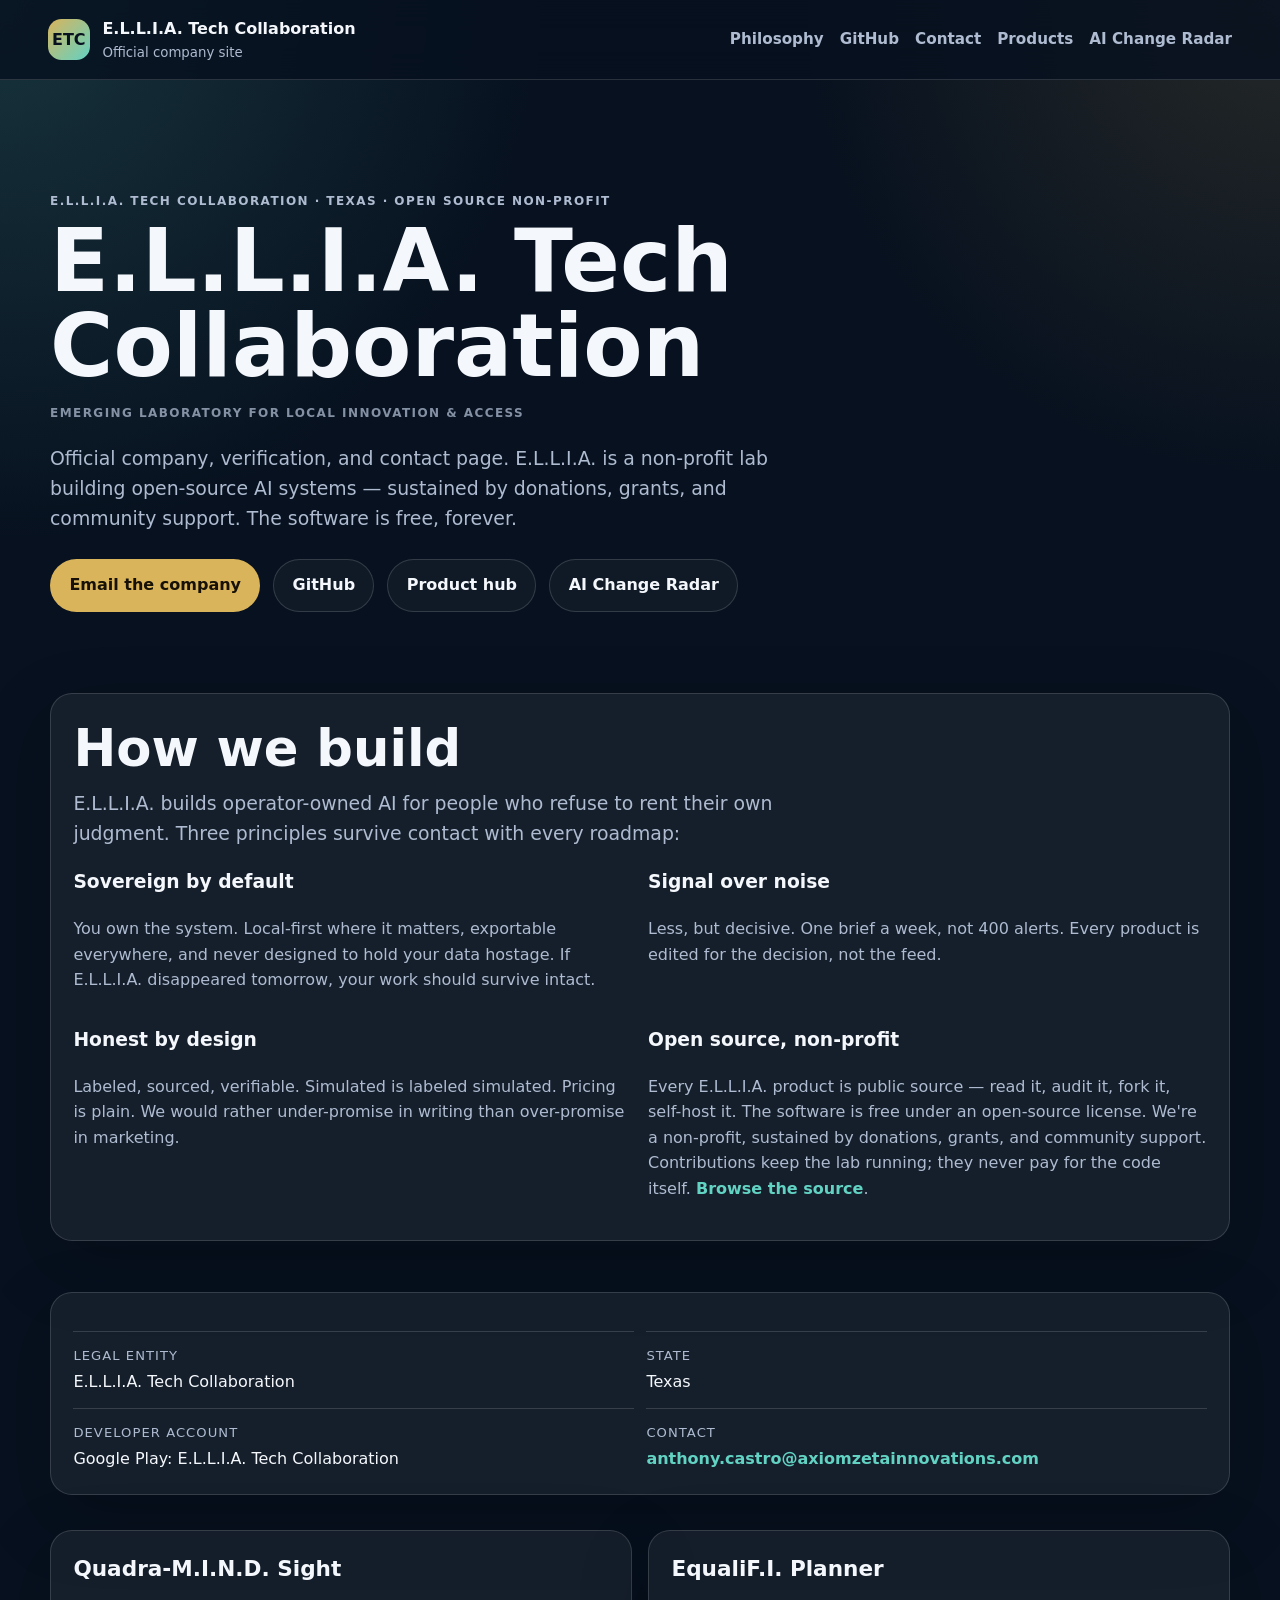
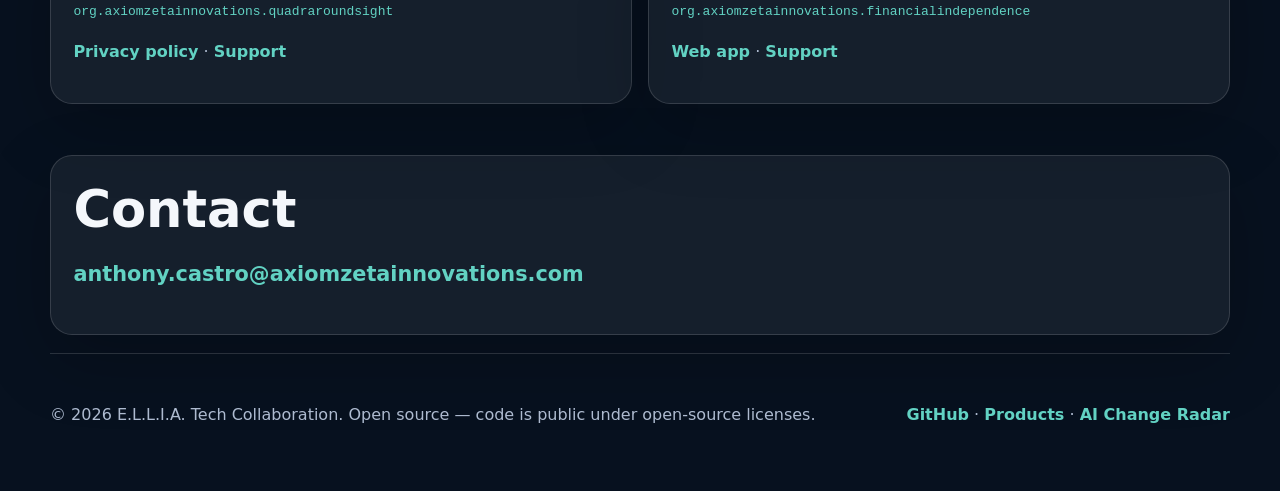
<file: index.html>
<!doctype html>
<html lang="en">
<head>
  <meta charset="utf-8" />
  <meta name="viewport" content="width=device-width, initial-scale=1" />
  <title>E.L.L.I.A. Tech Collaboration</title>
  <meta name="description" content="Official company and contact page for E.L.L.I.A. Tech Collaboration." />
  <link rel="canonical" href="https://axiom-zeta-innovations-llc-site.vercel.app/" />
  <link rel="stylesheet" href="styles.css" />
</head>
<body>
  <header class="site-header">
    <a class="brand" href="#top" aria-label="E.L.L.I.A. Tech Collaboration home">
      <span class="brand-mark">ETC</span>
      <span>
        <strong>E.L.L.I.A. Tech Collaboration</strong>
        <small>Official company site</small>
      </span>
    </a>
    <nav aria-label="Primary">
      <a href="#philosophy">Philosophy</a>
      <a href="https://github.com/E-L-L-I-A-Tech-Collaboration">GitHub</a>
      <a href="#contact">Contact</a>
      <a href="https://elliatechcollab.com">Products</a>
      <a href="https://www.aichangeradar.com">AI Change Radar</a>
    </nav>
  </header>

  <main id="top">
    <section class="hero">
      <p class="eyebrow">E.L.L.I.A. Tech Collaboration · Texas · Open source non-profit</p>
      <h1>E.L.L.I.A. Tech Collaboration</h1>
      <p class="eyebrow" style="margin-top:8px;opacity:.75">Emerging Laboratory for Local Innovation &amp; Access</p>
      <p class="lede">Official company, verification, and contact page. E.L.L.I.A. is a non-profit lab building open-source AI systems — sustained by donations, grants, and community support. The software is free, forever.</p>
      <div class="actions">
        <a class="button primary" href="mailto:anthony.castro@axiomzetainnovations.com">Email the company</a>
        <a class="button ghost" href="https://github.com/E-L-L-I-A-Tech-Collaboration">GitHub</a>
        <a class="button ghost" href="https://elliatechcollab.com">Product hub</a>
        <a class="button ghost" href="https://www.aichangeradar.com">AI Change Radar</a>
      </div>
    </section>

    <section id="philosophy" class="section compact" aria-label="Business philosophy">
      <div class="card wide">
        <h2>How we build</h2>
        <p class="lede" style="margin-top:0">E.L.L.I.A. builds operator-owned AI for people who refuse to rent their own judgment. Three principles survive contact with every roadmap:</p>
        <div class="grid two" style="margin-top:18px">
          <article>
            <h3>Sovereign by default</h3>
            <p>You own the system. Local-first where it matters, exportable everywhere, and never designed to hold your data hostage. If E.L.L.I.A. disappeared tomorrow, your work should survive intact.</p>
          </article>
          <article>
            <h3>Signal over noise</h3>
            <p>Less, but decisive. One brief a week, not 400 alerts. Every product is edited for the decision, not the feed.</p>
          </article>
          <article>
            <h3>Honest by design</h3>
            <p>Labeled, sourced, verifiable. Simulated is labeled simulated. Pricing is plain. We would rather under-promise in writing than over-promise in marketing.</p>
          </article>
          <article>
            <h3>Open source, non-profit</h3>
            <p>Every E.L.L.I.A. product is public source — read it, audit it, fork it, self-host it. The software is free under an open-source license. We're a non-profit, sustained by donations, grants, and community support. Contributions keep the lab running; they never pay for the code itself. <a href="https://github.com/E-L-L-I-A-Tech-Collaboration">Browse the source</a>.</p>
          </article>
        </div>
      </div>
    </section>

    <section class="section compact" aria-label="Company facts">
      <div class="card wide facts-card">
        <dl class="facts">
          <div><dt>Legal entity</dt><dd>E.L.L.I.A. Tech Collaboration</dd></div>
          <div><dt>State</dt><dd>Texas</dd></div>
          <div><dt>Developer account</dt><dd>Google Play: E.L.L.I.A. Tech Collaboration</dd></div>
          <div><dt>Contact</dt><dd><a href="mailto:anthony.castro@axiomzetainnovations.com">anthony.castro@axiomzetainnovations.com</a></dd></div>
        </dl>
      </div>
    </section>

    <section class="section compact" aria-label="App support">
      <div class="grid two">
        <article class="card support-card">
          <h2>Quadra-M.I.N.D. Sight</h2>
          <p><code>org.axiomzetainnovations.quadraroundsight</code></p>
          <p><a href="https://quadra-mind-sight.onrender.com/privacy.html">Privacy policy</a> · <a href="mailto:anthony.castro@axiomzetainnovations.com">Support</a></p>
        </article>
        <article class="card support-card">
          <h2>EqualiF.I. Planner</h2>
          <p><code>org.axiomzetainnovations.financialindependence</code></p>
          <p><a href="https://equalifi-planner.vercel.app">Web app</a> · <a href="mailto:anthony.castro@axiomzetainnovations.com">Support</a></p>
        </article>
      </div>
    </section>

    <section id="contact" class="section compact">
      <div class="card wide contact-card">
        <h2>Contact</h2>
        <p class="contact-line"><a href="mailto:anthony.castro@axiomzetainnovations.com">anthony.castro@axiomzetainnovations.com</a></p>
      </div>
    </section>
  </main>

  <footer>
    <p>© <span id="year">2026</span> E.L.L.I.A. Tech Collaboration. Open source — code is public under open-source licenses.</p>
    <p><a href="https://github.com/E-L-L-I-A-Tech-Collaboration">GitHub</a> · <a href="https://axiom-zeta-innovations.vercel.app">Products</a> · <a href="https://www.aichangeradar.com">AI Change Radar</a></p>
  </footer>
  <script>document.getElementById('year').textContent = new Date().getFullYear();</script>
</body>
</html>
</file>
<file: styles.css>
:root {
  color-scheme: dark;
  --bg: #07111f;
  --panel: rgba(255, 255, 255, 0.06);
  --panel-strong: rgba(255, 255, 255, 0.09);
  --text: #f4f7fb;
  --muted: #aebbd0;
  --line: rgba(255, 255, 255, 0.14);
  --gold: #d9b45b;
  --teal: #62d2c3;
  --radius: 22px;
}

* { box-sizing: border-box; }

body {
  margin: 0;
  font-family: Inter, ui-sans-serif, system-ui, -apple-system, BlinkMacSystemFont, "Segoe UI", sans-serif;
  background:
    radial-gradient(circle at top left, rgba(98, 210, 195, 0.18), transparent 34rem),
    radial-gradient(circle at top right, rgba(217, 180, 91, 0.14), transparent 30rem),
    var(--bg);
  color: var(--text);
  line-height: 1.6;
}

a { color: var(--teal); text-decoration: none; font-weight: 650; }
a:hover { text-decoration: underline; }

.site-header {
  position: sticky;
  top: 0;
  z-index: 10;
  display: flex;
  align-items: center;
  justify-content: space-between;
  gap: 1rem;
  padding: 1rem clamp(1rem, 4vw, 3rem);
  background: rgba(7, 17, 31, 0.82);
  backdrop-filter: blur(16px);
  border-bottom: 1px solid var(--line);
}

.brand { display: flex; align-items: center; gap: 0.8rem; color: var(--text); }
.brand:hover { text-decoration: none; }
.brand-mark {
  display: grid;
  place-items: center;
  width: 2.6rem;
  height: 2.6rem;
  border-radius: 0.85rem;
  background: linear-gradient(135deg, var(--gold), var(--teal));
  color: #07111f;
  font-weight: 900;
}
.brand small { display: block; color: var(--muted); font-weight: 500; }

nav { display: flex; flex-wrap: wrap; gap: 1rem; }
nav a { color: var(--muted); font-size: 0.95rem; }
nav a:hover { color: var(--text); }

main { width: min(1180px, calc(100% - 2rem)); margin: 0 auto; }

.hero { padding: clamp(4rem, 9vw, 7rem) 0 3rem; max-width: 880px; }
.eyebrow, .kicker {
  letter-spacing: 0.14em;
  text-transform: uppercase;
  color: var(--gold);
  font-size: 0.78rem;
  font-weight: 800;
}
h1 { font-size: clamp(2.6rem, 7vw, 5.4rem); line-height: 0.98; margin: 0.4rem 0 1rem; }
h2 { font-size: clamp(2rem, 4vw, 3.2rem); line-height: 1.05; margin: 0.3rem 0 0.8rem; }
h3 { margin-top: 0; }
.lede { color: var(--muted); font-size: 1.18rem; max-width: 760px; }

.actions { display: flex; flex-wrap: wrap; gap: 0.8rem; margin-top: 1.6rem; }
.button {
  display: inline-flex;
  align-items: center;
  border-radius: 999px;
  padding: 0.8rem 1.15rem;
  border: 1px solid var(--line);
  color: var(--text);
}
.button.primary { background: var(--gold); color: #161006; border-color: transparent; }
.button.ghost { background: rgba(255,255,255,0.04); }

.section { padding: 3.5rem 0; }
.section.compact { padding: 1.1rem 0; }
.facts-card { margin-top: 0; }
.support-card h2 { font-size: 1.35rem; margin-bottom: 0.4rem; }
.support-card code { color: var(--teal); overflow-wrap: anywhere; }
.section.alt .card { background: var(--panel-strong); }
.section-head { max-width: 780px; margin-bottom: 1.4rem; }
.section-head p { color: var(--muted); }

.grid { display: grid; gap: 1rem; }
.grid.three { grid-template-columns: repeat(3, minmax(0, 1fr)); }
.grid.two { grid-template-columns: repeat(2, minmax(0, 1fr)); }

.card {
  background: var(--panel);
  border: 1px solid var(--line);
  border-radius: var(--radius);
  padding: 1.4rem;
  box-shadow: 0 24px 70px rgba(0, 0, 0, 0.22);
}
.card.wide { margin-top: 1rem; }
.card p { color: var(--muted); }
.card strong { color: var(--text); }

.pill {
  display: inline-block;
  border-radius: 999px;
  padding: 0.25rem 0.6rem;
  font-size: 0.75rem;
  font-weight: 800;
  letter-spacing: 0.08em;
  text-transform: uppercase;
  background: rgba(98, 210, 195, 0.14);
  color: var(--teal);
}
.pill.hub { background: rgba(217, 180, 91, 0.16); color: var(--gold); }
.pill.inquiry { background: rgba(255,255,255,0.1); color: var(--text); }

.facts, .mini-facts { display: grid; gap: 0.8rem; margin: 1rem 0 0; }
.facts { grid-template-columns: repeat(2, minmax(0, 1fr)); }
.facts div, .mini-facts div { border-top: 1px solid var(--line); padding-top: 0.8rem; }
dt { color: var(--muted); font-size: 0.82rem; text-transform: uppercase; letter-spacing: 0.08em; }
dd { margin: 0.2rem 0 0; overflow-wrap: anywhere; }

.links { color: var(--muted); }
.contact-line { font-size: 1.3rem; overflow-wrap: anywhere; }
.muted { color: var(--muted); }

footer {
  width: min(1180px, calc(100% - 2rem));
  margin: 0 auto;
  padding: 2rem 0 3rem;
  border-top: 1px solid var(--line);
  color: var(--muted);
  display: flex;
  justify-content: space-between;
  gap: 1rem;
  flex-wrap: wrap;
}

.not-found { min-height: 70vh; display: grid; place-items: center; text-align: center; }

@media (max-width: 820px) {
  .site-header { align-items: flex-start; flex-direction: column; }
  .grid.three, .grid.two, .facts { grid-template-columns: 1fr; }
  .hero { padding-top: 3rem; }
}

.price-line { font-size: 1.1rem; margin: 12px 0 4px; }
.fineprint { font-size: 0.78rem; color: var(--muted); line-height: 1.6; margin-top: 12px; }
.eyebrow { text-transform: uppercase; letter-spacing: 0.12em; font-size: 0.75rem; color: var(--muted); margin: 0 0 8px; }
</file>
